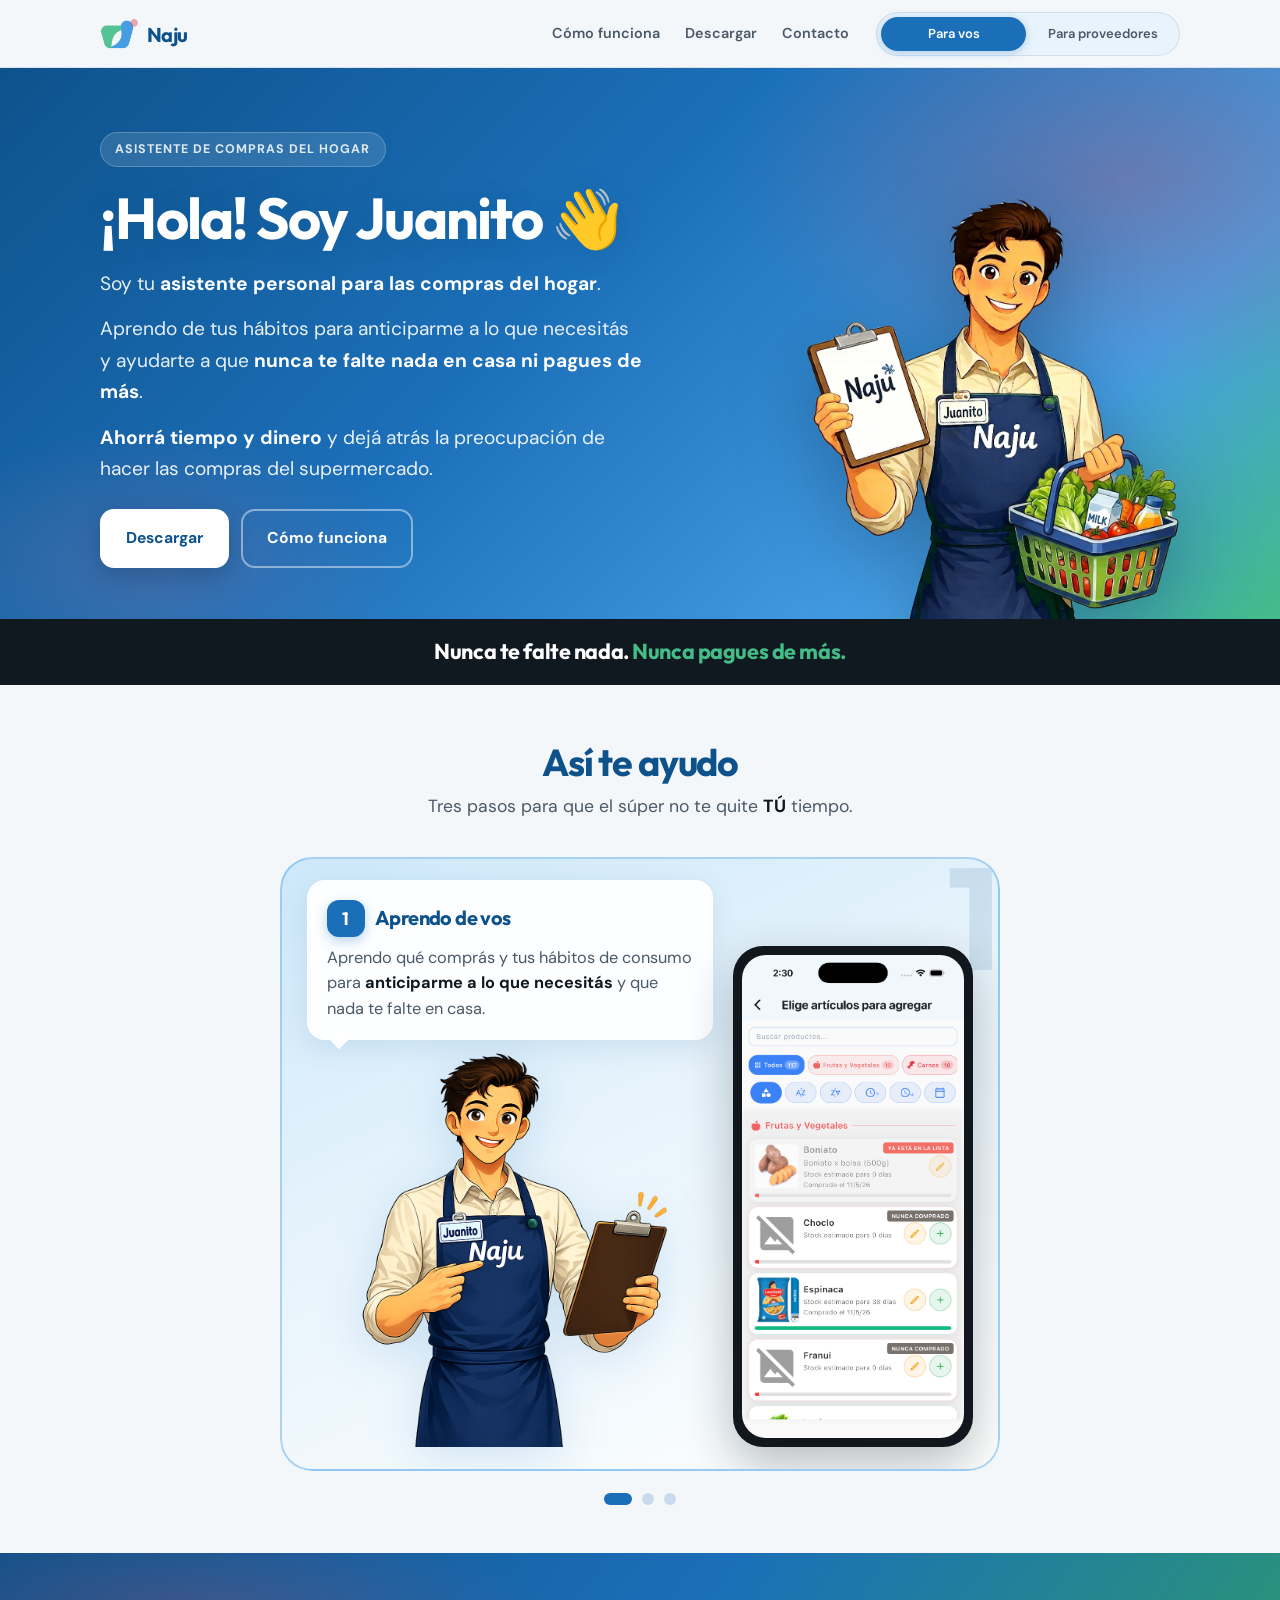
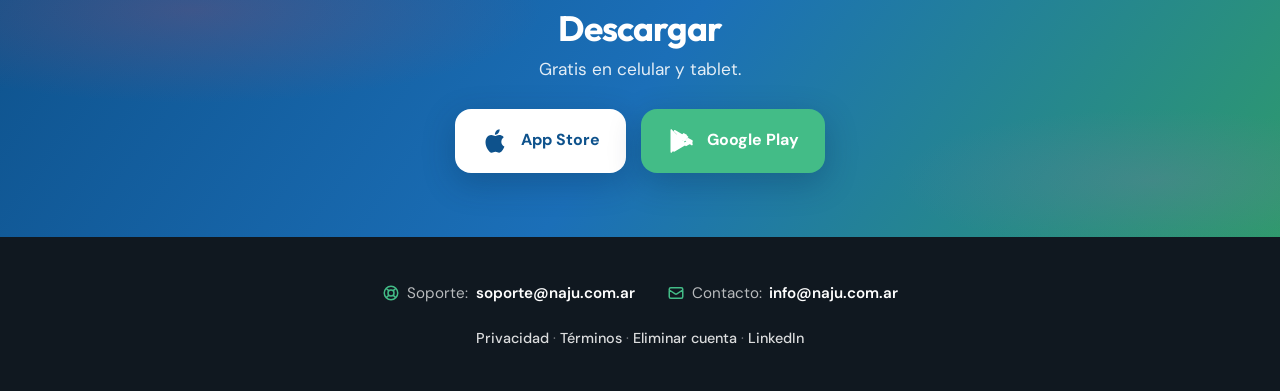
<file: index.html>
<!DOCTYPE html>
<html lang="es">
<head>
  <meta charset="utf-8">
  <meta name="viewport" content="width=device-width, initial-scale=1">
  <title>Naju — Juanito, tu asistente de compras para el hogar</title>
  <meta name="description" content="Naju es tu asistente personal de compras para el hogar. Juanito aprende de vos mientras comprás para abastecer tu hogar, ahorrarte tiempo y dinero.">
  <link rel="icon" type="image/png" href="favicon.png">
  <link rel="preconnect" href="https://fonts.googleapis.com">
  <link rel="preconnect" href="https://fonts.gstatic.com" crossorigin>
  <link href="https://fonts.googleapis.com/css2?family=DM+Sans:ital,opsz,wght@0,9..40,400;0,9..40,500;0,9..40,600;0,9..40,700;1,9..40,400&family=Outfit:wght@500;600;700&display=swap" rel="stylesheet">
  <link rel="stylesheet" href="assets/css/naju-bold.css">
</head>
<body>
  <a class="skip-link" href="#main-content">Saltar al contenido</a>

  <header class="site-header">
    <div class="site-header__inner">
      <a href="index.html" class="site-logo" aria-label="Naju inicio">
        <img src="assets/logo.png" alt="" width="38" height="38">
        <span>Naju</span>
      </a>

      <div class="site-header__end">
        <nav class="nav-primary" aria-label="Principal">
          <a href="#como-funciona">Cómo funciona</a>
          <a href="#descargar">Descargar</a>
          <a href="#contacto">Contacto</a>
        </nav>
        <nav class="nav-audience" aria-label="Audiencia">
          <a href="index.html" aria-current="page">Para vos</a>
          <a href="proveedores.html">Para proveedores</a>
        </nav>
        <button type="button" class="nav-toggle" id="nav-toggle" aria-expanded="false" aria-controls="nav-drawer" aria-label="Abrir menú">
          <span class="nav-toggle__bars" aria-hidden="true"></span>
        </button>
      </div>
    </div>

    <div class="nav-drawer" id="nav-drawer" hidden>
      <nav class="nav-audience" aria-label="Audiencia">
        <a href="index.html" aria-current="page">Para vos</a>
        <a href="proveedores.html">Para proveedores</a>
      </nav>
      <nav class="nav-primary" aria-label="Principal móvil">
        <a href="#como-funciona">Cómo funciona</a>
        <a href="#descargar">Descargar</a>
        <a href="#contacto">Contacto</a>
      </nav>
    </div>
  </header>

  <main id="main-content">
    <section class="hero" aria-labelledby="hero-title">
      <div class="wrap">
        <div class="hero-card">
          <div class="hero-card__copy">
            <span class="hero-eyebrow">Asistente de compras del hogar</span>
            <h1 id="hero-title">¡Hola! Soy Juanito 👋</h1>
            <p>Soy tu <strong>asistente personal para las compras del hogar</strong>.</p>
            <p>Aprendo de tus hábitos para anticiparme a lo que necesitás y ayudarte a que <strong>nunca te falte nada en casa ni pagues de más</strong>.</p>
            <p><strong>Ahorrá tiempo y dinero</strong> y dejá atrás la preocupación de hacer las compras del supermercado.</p>
            <div class="hero-actions">
              <a class="btn btn--primary" href="#descargar">Descargar</a>
              <a class="btn btn--ghost" href="#como-funciona">Cómo funciona</a>
            </div>
          </div>
          <div class="hero-card__figure">
            <img src="assets/images/assistant_juanito_close.png" alt="Juanito, asistente personal de compras de Naju" width="488" height="552" loading="eager">
          </div>
        </div>
      </div>
    </section>

    <aside class="statement-band" aria-label="Promesa">
      <div class="wrap">
        <p>Nunca te falte nada. <strong>Nunca pagues de más.</strong></p>
      </div>
    </aside>

    <section id="como-funciona" class="section" aria-labelledby="how-title">
      <div class="wrap wrap--narrow">
        <header class="section__header">
          <h2 id="how-title">Así te ayudo</h2>
          <p class="section__lead">Tres pasos para que el súper no te quite <strong>TÚ</strong> tiempo.</p>
        </header>

        <div class="steps-carousel-nav" aria-roledescription="carousel" aria-label="Pasos de cómo te ayudo">
          <input type="radio" name="steps-carousel" id="step-c1" checked>
          <input type="radio" name="steps-carousel" id="step-c2">
          <input type="radio" name="steps-carousel" id="step-c3">
          <div class="steps-carousel-wrap">
            <div class="steps-carousel" id="steps-carousel-el">
              <article class="step-card step-card--learn" aria-roledescription="slide" aria-label="1 de 3">
                <span class="step-card-watermark" aria-hidden="true">1</span>
                <div class="step-card-scene">
                  <div class="step-card-row step-card-row--dialog">
                    <div class="step-card-juanito">
                      <img src="assets/images/juanito-inventario.png" alt="Juanito con su lista, aprendiendo de tu hogar" width="600" height="800" loading="lazy">
                    </div>
                    <div class="step-card-bubble">
                      <div class="step-card-bubble-header">
                        <span class="step-card-num" aria-hidden="true">1</span>
                        <h3>Aprendo de vos</h3>
                      </div>
                      <p>Aprendo qué comprás y tus hábitos de consumo para <strong>anticiparme a lo que necesitás</strong> y que nada te falte en casa.</p>
                    </div>
                  </div>
                  <div class="step-card-row step-card-row--phone">
                    <div class="step-card-phone">
                      <div class="step-card-phone-inner">
                        <img src="assets/screenshots/apple/inventario.png" alt="Pantalla de Naju con stock estimado por producto" width="390" height="844" loading="lazy">
                      </div>
                    </div>
                  </div>
                </div>
              </article>

              <article class="step-card step-card--predict" aria-roledescription="slide" aria-label="2 de 3">
                <span class="step-card-watermark" aria-hidden="true">2</span>
                <div class="step-card-scene">
                  <div class="step-card-row step-card-row--dialog">
                    <div class="step-card-juanito">
                      <img src="assets/images/juanito-prediccion.png" alt="Juanito dándote un consejo sobre tu próxima compra" width="600" height="800" loading="lazy">
                    </div>
                    <div class="step-card-bubble">
                      <div class="step-card-bubble-header">
                        <span class="step-card-num" aria-hidden="true">2</span>
                        <h3>Armo tu próxima compra</h3>
                      </div>
                      <p>Me anticipo a lo que vas a necesitar y preparo tu próxima compra. <strong>Vos solo revisás y confirmás.</strong> Menos decisiones, más tiempo libre.</p>
                    </div>
                  </div>
                  <div class="step-card-row step-card-row--phone">
                    <div class="step-card-phone">
                      <div class="step-card-phone-inner">
                        <img src="assets/screenshots/apple/home.png" alt="Pantalla de inicio con sugerencias predictivas" width="390" height="844" loading="lazy">
                      </div>
                    </div>
                  </div>
                </div>
              </article>

              <article class="step-card step-card--save" aria-roledescription="slide" aria-label="3 de 3">
                <span class="step-card-watermark" aria-hidden="true">3</span>
                <div class="step-card-scene">
                  <div class="step-card-row step-card-row--dialog">
                    <div class="step-card-juanito">
                      <img src="assets/images/juanito-carrito.png" alt="Juanito presentándote tu carrito listo para confirmar" width="600" height="800" loading="lazy">
                    </div>
                    <div class="step-card-bubble">
                      <div class="step-card-bubble-header">
                        <span class="step-card-num" aria-hidden="true">3</span>
                        <h3>Ahorrás y confirmás</h3>
                      </div>
                      <p>Tu carrito ya viene listo, con descuentos y fecha de entrega. Un toque y listo! Lo encargo para que te llegue a tu casa.</p>
                    </div>
                  </div>
                  <div class="step-card-row step-card-row--phone">
                    <div class="step-card-phone">
                      <div class="step-card-phone-inner">
                        <img src="assets/screenshots/apple/carrito.png" alt="Pantalla del carrito con descuento Naju" width="390" height="844" loading="lazy">
                      </div>
                    </div>
                  </div>
                </div>
              </article>
            </div>
          </div>
          <div class="steps-carousel-dots" role="tablist" aria-label="Elegir paso">
            <label for="step-c1" role="tab" tabindex="0" aria-label="Paso 1: Aprendo de tu hogar"></label>
            <label for="step-c2" role="tab" tabindex="0" aria-label="Paso 2: Armo tu próxima compra"></label>
            <label for="step-c3" role="tab" tabindex="0" aria-label="Paso 3: Ahorrás y confirmás"></label>
          </div>
        </div>
      </div>
    </section>

    <section id="descargar" class="download-block" aria-labelledby="download-title">
      <div class="wrap">
        <h2 id="download-title">Descargar</h2>
        <p class="download-sub">Gratis en celular y tablet.</p>
        <div class="stores">
          <a href="https://apps.apple.com/ar/app/naju/id6756587156" class="store-badge apple" target="_blank" rel="noopener noreferrer" aria-label="Descargar en App Store">
            <svg viewBox="0 0 24 24" fill="currentColor" width="28" height="28" aria-hidden="true"><path d="M18.71 19.5c-.83 1.24-1.71 2.45-3.05 2.47-1.34.03-1.77-.79-3.29-.79-1.53 0-2 .77-3.27.82-1.31.05-2.3-1.32-3.14-2.53C4.25 17 2.94 12.45 4.7 9.39c.87-1.52 2.43-2.48 4.12-2.51 1.28-.02 2.5.87 3.29.87.78 0 2.26-1.07 3.81-.91.65.03 2.47.26 3.64 1.98-.09.06-2.17 1.28-2.15 3.81.03 3.02 2.65 4.03 2.68 4.04-.03.07-.42 1.44-1.38 2.83M13 3.5c.73-.83 1.94-1.46 2.94-1.5.13 1.17-.34 2.35-1.04 3.19-.69.85-1.83 1.51-2.95 1.42-.15-1.15.41-2.35 1.05-3.11z"/></svg>
            App Store
          </a>
          <a href="https://play.google.com/store/apps/details?id=com.wwideas.naju_app" class="store-badge google" target="_blank" rel="noopener noreferrer" aria-label="Descargar en Google Play">
            <svg viewBox="0 0 24 24" width="28" height="28" aria-hidden="true"><path fill="currentColor" d="M3.609 1.814L13.792 12 3.61 22.186a.996.996 0 01-.61-.92V2.734a1 1 0 01.609-.92zm10.89 10.893l2.302 2.302-10.16 5.947a.998.998 0 01-1.466-.83l-.01-14.02a1 1 0 011.467-.83l10.16 5.947zM14.205 12L5.792 3.587a.999.999 0 011.466-.83l10.163 5.948-2.302 2.302-1.914 1.095z"/><path fill="currentColor" d="M21.803 12.861l-3.199-1.828-.006-.003-3.393 1.945-1.294 1.294 2.302 2.302 3.59-2.054a1 1 0 00.4-1.656z"/><path fill="currentColor" d="M14.205 12l1.914-1.095 2.302-2.302-2.302-2.302-1.914-1.095-2.302 2.302z"/><path fill="currentColor" d="M21.803 12.861a1 1 0 00-.4-1.656l-3.59-2.054-2.302 2.302 2.302 2.302 3.59 2.054a1 1 0 00.4-1.656z"/></svg>
            Google Play
          </a>
        </div>
      </div>
    </section>
  </main>

  <footer id="contacto" class="site-footer" role="contentinfo">
    <div class="wrap">
      <div class="footer-contact">
        <div class="footer-contact-item">
          <svg xmlns="http://www.w3.org/2000/svg" width="18" height="18" fill="none" viewBox="0 0 24 24" stroke="currentColor" stroke-width="2" aria-hidden="true"><path stroke-linecap="round" stroke-linejoin="round" d="M18.364 5.636l-3.536 3.536m0 5.656l3.536 3.536M9.172 9.172L5.636 5.636m3.536 9.192l-3.536 3.536M21 12a9 9 0 11-18 0 9 9 0 0118 0zm-5 0a4 4 0 11-8 0 4 4 0 018 0z"/></svg>
          <span>Soporte:</span>
          <a href="mailto:soporte@naju.com.ar">soporte@naju.com.ar</a>
        </div>
        <div class="footer-contact-item">
          <svg xmlns="http://www.w3.org/2000/svg" width="18" height="18" fill="none" viewBox="0 0 24 24" stroke="currentColor" stroke-width="2" aria-hidden="true"><path stroke-linecap="round" stroke-linejoin="round" d="M3 8l7.89 5.26a2 2 0 002.22 0L21 8M5 19h14a2 2 0 002-2V7a2 2 0 00-2-2H5a2 2 0 00-2 2v10a2 2 0 002 2z"/></svg>
          <span>Contacto:</span>
          <a href="mailto:info@naju.com.ar">info@naju.com.ar</a>
        </div>
      </div>
      <p class="footer-links">
        <a href="privacidad.html">Privacidad</a> ·
        <a href="terminos.html">Términos</a> ·
        <a href="account-deletion.html">Eliminar cuenta</a> ·
        <a href="https://www.linkedin.com/company/naju/" target="_blank" rel="noopener noreferrer">LinkedIn</a>
      </p>
    </div>
  </footer>

  <script>
    (function () {
      /* Mobile nav */
      var toggle = document.getElementById('nav-toggle');
      var drawer = document.getElementById('nav-drawer');
      if (toggle && drawer) {
        function setOpen(open) {
          toggle.setAttribute('aria-expanded', open ? 'true' : 'false');
          toggle.setAttribute('aria-label', open ? 'Cerrar menú' : 'Abrir menú');
          drawer.classList.toggle('is-open', open);
          if (open) drawer.removeAttribute('hidden');
          else drawer.setAttribute('hidden', '');
        }
        toggle.addEventListener('click', function () {
          setOpen(toggle.getAttribute('aria-expanded') !== 'true');
        });
        drawer.querySelectorAll('a').forEach(function (a) {
          a.addEventListener('click', function () { setOpen(false); });
        });
        document.addEventListener('keydown', function (e) {
          if (e.key === 'Escape') setOpen(false);
        });
      }

      /* Carousel */
      var carousel = document.getElementById('steps-carousel-el');
      var inputs = document.querySelectorAll('.steps-carousel-nav input[name="steps-carousel"]');
      if (!carousel || !inputs.length) return;

      var total = inputs.length;
      var autoTimer = null;
      var AUTO_MS = 6000;
      var reduceMotion = window.matchMedia('(prefers-reduced-motion: reduce)').matches;

      function scrollToSlide(i) {
        var index = ((i % total) + total) % total;
        carousel.scrollTo({ left: carousel.offsetWidth * index, behavior: reduceMotion ? 'auto' : 'smooth' });
        if (inputs[index]) inputs[index].checked = true;
      }

      function currentIndex() {
        return Math.round(carousel.scrollLeft / Math.max(carousel.offsetWidth, 1));
      }

      function resetAuto() {
        if (autoTimer) clearInterval(autoTimer);
        if (reduceMotion) return;
        autoTimer = setInterval(function () {
          scrollToSlide(currentIndex() + 1);
        }, AUTO_MS);
      }

      inputs.forEach(function (inp, i) {
        inp.addEventListener('change', function () {
          scrollToSlide(i);
          resetAuto();
        });
      });

      document.querySelectorAll('.steps-carousel-dots label').forEach(function (lab) {
        lab.addEventListener('keydown', function (e) {
          if (e.key === 'Enter' || e.key === ' ') {
            e.preventDefault();
            lab.click();
          }
        });
      });

      carousel.addEventListener('scroll', function () {
        var index = currentIndex();
        if (inputs[index]) inputs[index].checked = true;
      }, { passive: true });

      resetAuto();
    })();
  </script>
</body>
</html>
</file>
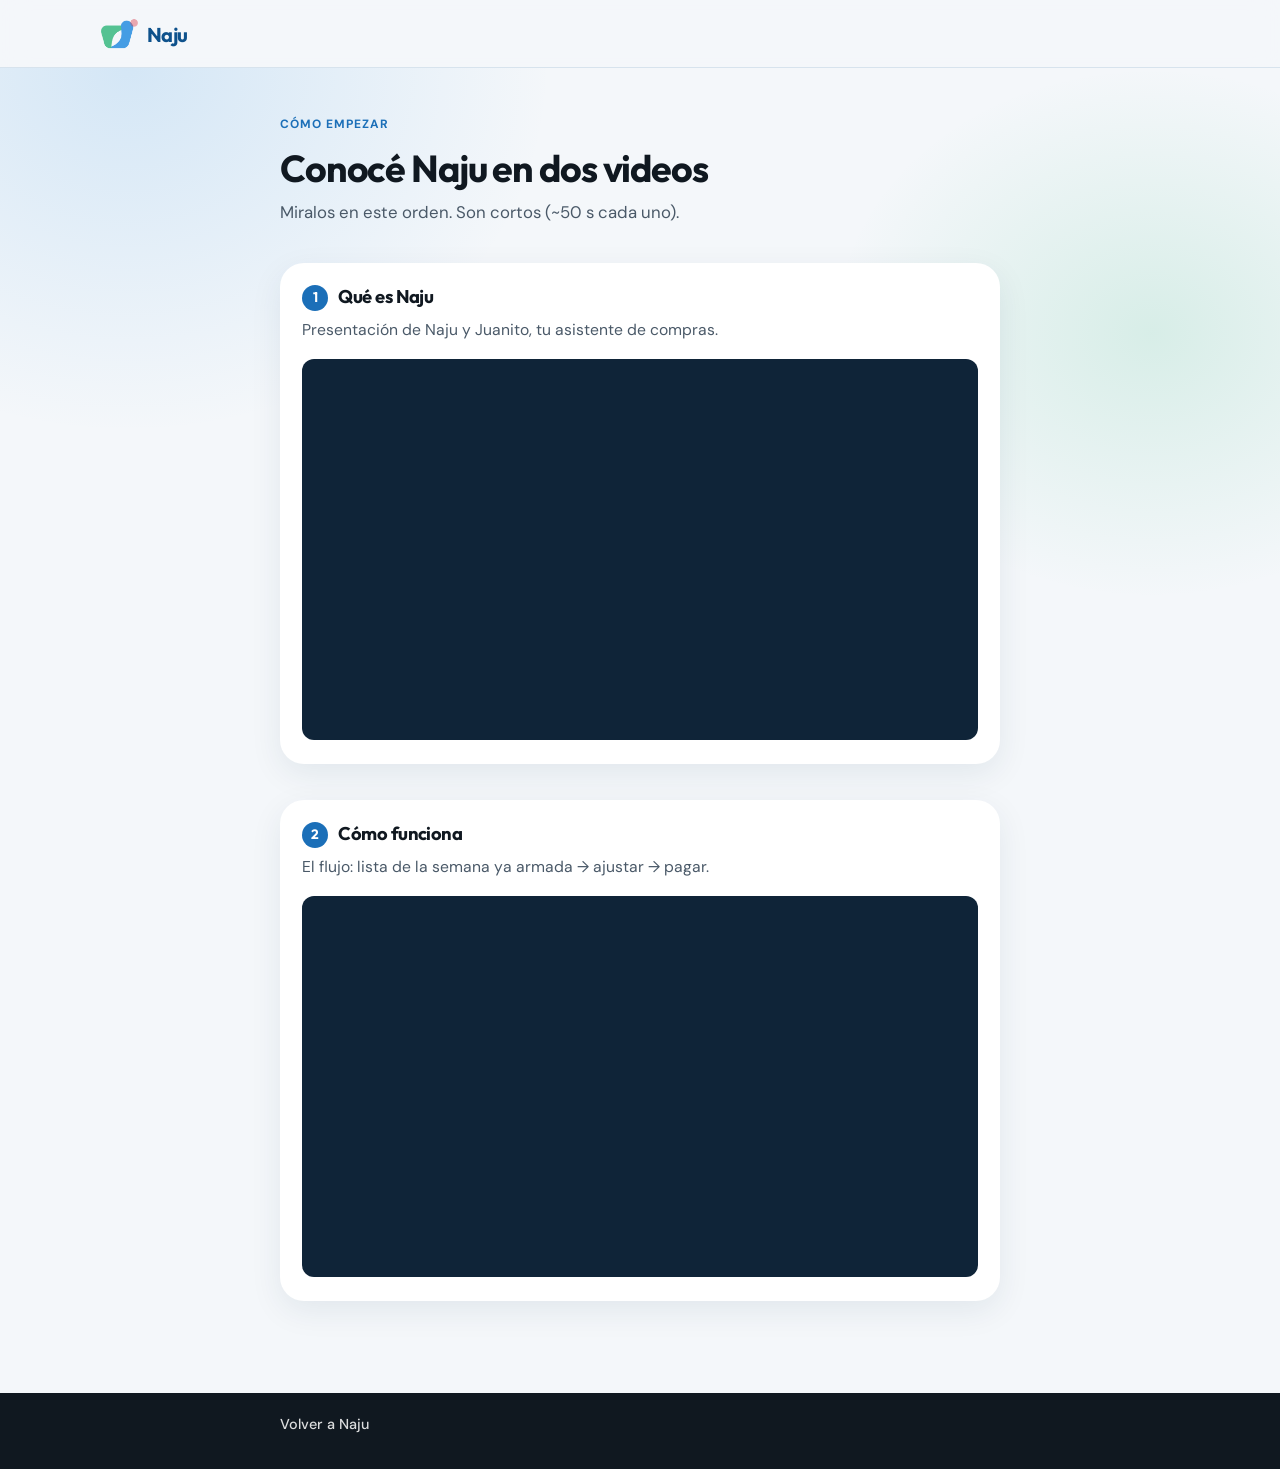
<file: empezar.html>
<!DOCTYPE html>
<html lang="es">
<head>
  <meta charset="utf-8">
  <meta name="viewport" content="width=device-width, initial-scale=1">
  <title>Cómo empezar · Naju</title>
  <meta name="robots" content="noindex, nofollow, noarchive">
  <meta name="description" content="">
  <link rel="icon" type="image/png" href="favicon.png">
  <link rel="preconnect" href="https://fonts.googleapis.com">
  <link rel="preconnect" href="https://fonts.gstatic.com" crossorigin>
  <link href="https://fonts.googleapis.com/css2?family=DM+Sans:ital,opsz,wght@0,9..40,400;0,9..40,500;0,9..40,600;0,9..40,700&family=Outfit:wght@500;600;700&display=swap" rel="stylesheet">
  <link rel="stylesheet" href="assets/css/naju-bold.css">
</head>
<body class="videos-page">
  <a class="skip-link" href="#main-content">Saltar al contenido</a>

  <header class="site-header site-header--minimal">
    <div class="site-header__inner">
      <a href="index.html" class="site-logo" aria-label="Naju inicio">
        <img src="assets/logo.png" alt="" width="38" height="38">
        <span>Naju</span>
      </a>
    </div>
  </header>

  <main id="main-content">
    <section class="videos-hero" aria-labelledby="videos-title">
      <div class="wrap wrap--narrow">
        <p class="videos-kicker">Cómo empezar</p>
        <h1 id="videos-title">Conocé Naju en dos videos</h1>
        <p class="videos-lead">Miralos en este orden. Son cortos (~50&nbsp;s cada uno).</p>

        <article class="video-block" id="video-1">
          <h2><span class="video-block__step">1</span> Qué es Naju</h2>
          <p>Presentación de Naju y Juanito, tu asistente de compras.</p>
          <div class="video-frame">
            <iframe
              src="https://www.youtube-nocookie.com/embed/I2FGaRLtpEU?rel=0&modestbranding=1&playsinline=1"
              title="Qué es Naju — presentación"
              allow="accelerometer; autoplay; clipboard-write; encrypted-media; gyroscope; picture-in-picture; web-share"
              allowfullscreen
              loading="lazy"
              referrerpolicy="strict-origin-when-cross-origin"></iframe>
          </div>
        </article>

        <article class="video-block" id="video-2">
          <h2><span class="video-block__step">2</span> Cómo funciona</h2>
          <p>El flujo: lista de la semana ya armada → ajustar → pagar.</p>
          <div class="video-frame">
            <iframe
              src="https://www.youtube-nocookie.com/embed/FqfZSRZktyY?rel=0&modestbranding=1&playsinline=1"
              title="Cómo funciona Naju"
              allow="accelerometer; autoplay; clipboard-write; encrypted-media; gyroscope; picture-in-picture; web-share"
              allowfullscreen
              loading="lazy"
              referrerpolicy="strict-origin-when-cross-origin"></iframe>
          </div>
        </article>
      </div>
    </section>
  </main>

  <footer class="site-footer site-footer--minimal" role="contentinfo">
    <div class="wrap wrap--narrow">
      <p class="footer-links"><a href="index.html">Volver a Naju</a></p>
    </div>
  </footer>
</body>
</html>
</file>
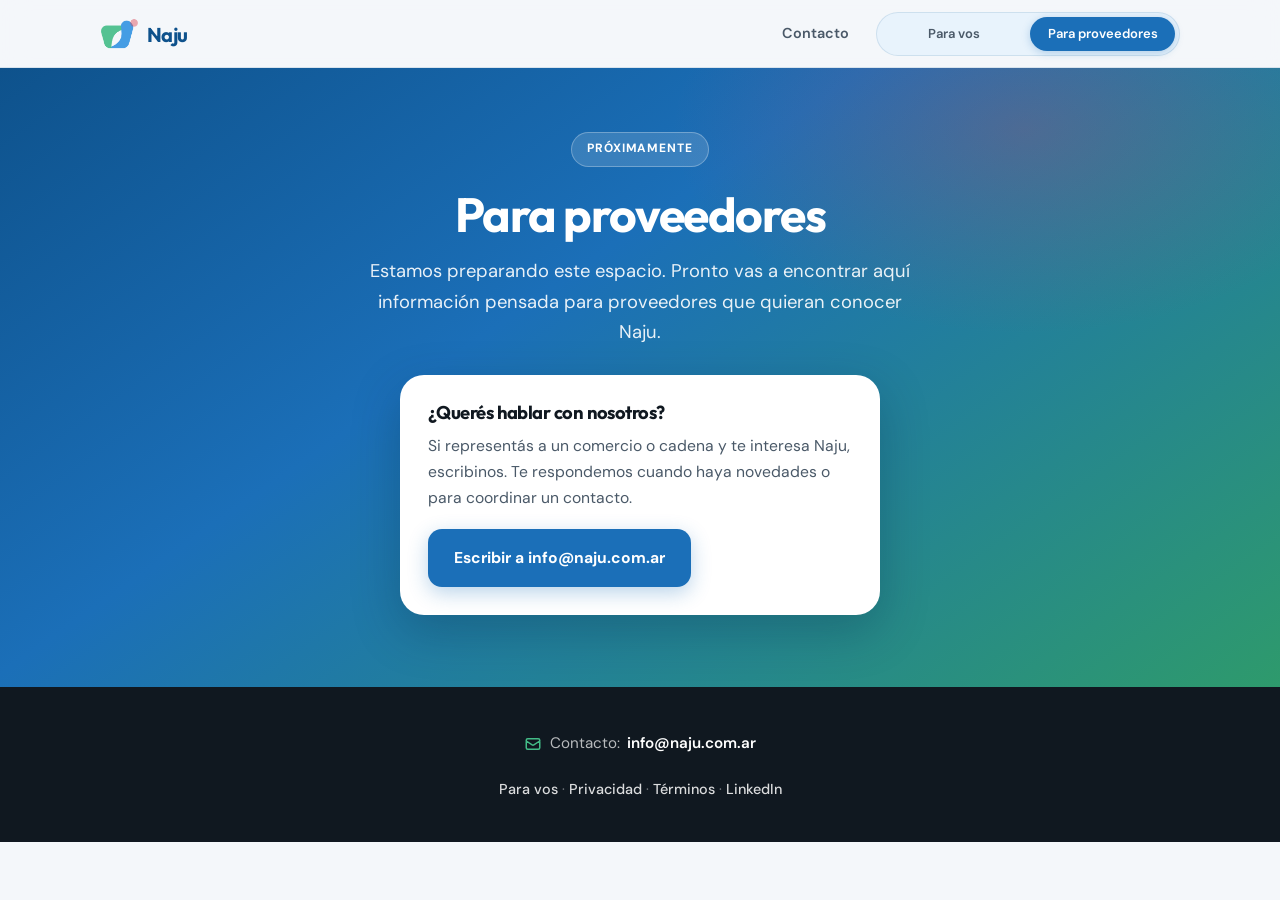
<file: proveedores.html>
<!DOCTYPE html>
<html lang="es">
<head>
  <meta charset="utf-8">
  <meta name="viewport" content="width=device-width, initial-scale=1">
  <title>Para proveedores · Naju</title>
  <meta name="description" content="Información para proveedores de Naju. Próximamente.">
  <link rel="icon" type="image/png" href="favicon.png">
  <link rel="preconnect" href="https://fonts.googleapis.com">
  <link rel="preconnect" href="https://fonts.gstatic.com" crossorigin>
  <link href="https://fonts.googleapis.com/css2?family=DM+Sans:ital,opsz,wght@0,9..40,400;0,9..40,500;0,9..40,600;0,9..40,700&family=Outfit:wght@500;600;700&display=swap" rel="stylesheet">
  <link rel="stylesheet" href="assets/css/naju-bold.css">
</head>
<body>
  <a class="skip-link" href="#main-content">Saltar al contenido</a>

  <header class="site-header">
    <div class="site-header__inner">
      <a href="index.html" class="site-logo" aria-label="Naju inicio">
        <img src="assets/logo.png" alt="" width="38" height="38">
        <span>Naju</span>
      </a>

      <div class="site-header__end">
        <nav class="nav-primary" aria-label="Principal">
          <a href="#contacto">Contacto</a>
        </nav>
        <nav class="nav-audience" aria-label="Audiencia">
          <a href="index.html">Para vos</a>
          <a href="proveedores.html" aria-current="page">Para proveedores</a>
        </nav>
        <button type="button" class="nav-toggle" id="nav-toggle" aria-expanded="false" aria-controls="nav-drawer" aria-label="Abrir menú">
          <span class="nav-toggle__bars" aria-hidden="true"></span>
        </button>
      </div>
    </div>

    <div class="nav-drawer" id="nav-drawer" hidden>
      <nav class="nav-audience" aria-label="Audiencia">
        <a href="index.html">Para vos</a>
        <a href="proveedores.html" aria-current="page">Para proveedores</a>
      </nav>
      <nav class="nav-primary" aria-label="Principal móvil">
        <a href="#contacto">Contacto</a>
      </nav>
    </div>
  </header>

  <main id="main-content">
    <section class="placeholder-hero" aria-labelledby="prov-title">
      <div class="wrap">
        <span class="placeholder-hero__badge">Próximamente</span>
        <h1 id="prov-title">Para proveedores</h1>
        <p>Estamos preparando este espacio. Pronto vas a encontrar aquí información pensada para proveedores que quieran conocer Naju.</p>

        <div class="placeholder-card">
          <h2>¿Querés hablar con nosotros?</h2>
          <p>Si representás a un comercio o cadena y te interesa Naju, escribinos. Te respondemos cuando haya novedades o para coordinar un contacto.</p>
          <a class="btn btn--primary" href="mailto:info@naju.com.ar">Escribir a info@naju.com.ar</a>
        </div>
      </div>
    </section>
  </main>

  <footer id="contacto" class="site-footer" role="contentinfo">
    <div class="wrap">
      <div class="footer-contact">
        <div class="footer-contact-item">
          <svg xmlns="http://www.w3.org/2000/svg" width="18" height="18" fill="none" viewBox="0 0 24 24" stroke="currentColor" stroke-width="2" aria-hidden="true"><path stroke-linecap="round" stroke-linejoin="round" d="M3 8l7.89 5.26a2 2 0 002.22 0L21 8M5 19h14a2 2 0 002-2V7a2 2 0 00-2-2H5a2 2 0 00-2 2v10a2 2 0 002 2z"/></svg>
          <span>Contacto:</span>
          <a href="mailto:info@naju.com.ar">info@naju.com.ar</a>
        </div>
      </div>
      <p class="footer-links">
        <a href="index.html">Para vos</a> ·
        <a href="privacidad.html">Privacidad</a> ·
        <a href="terminos.html">Términos</a> ·
        <a href="https://www.linkedin.com/company/naju/" target="_blank" rel="noopener noreferrer">LinkedIn</a>
      </p>
    </div>
  </footer>

  <script>
    (function () {
      var toggle = document.getElementById('nav-toggle');
      var drawer = document.getElementById('nav-drawer');
      if (!toggle || !drawer) return;
      function setOpen(open) {
        toggle.setAttribute('aria-expanded', open ? 'true' : 'false');
        toggle.setAttribute('aria-label', open ? 'Cerrar menú' : 'Abrir menú');
        drawer.classList.toggle('is-open', open);
        if (open) drawer.removeAttribute('hidden');
        else drawer.setAttribute('hidden', '');
      }
      toggle.addEventListener('click', function () {
        setOpen(toggle.getAttribute('aria-expanded') !== 'true');
      });
      drawer.querySelectorAll('a').forEach(function (a) {
        a.addEventListener('click', function () { setOpen(false); });
      });
      document.addEventListener('keydown', function (e) {
        if (e.key === 'Escape') setOpen(false);
      });
    })();
  </script>
</body>
</html>
</file>
<file: assets/css/naju-bold.css>
/* Naju BOLD variant — same logo palette, stronger personality */
:root {
  --naju-blue: #459DE4;
  --naju-blue-dark: #1B6FB8;
  --naju-blue-deeper: #0E528C;
  --naju-teal: #43BC87;
  --naju-teal-dark: #2E9A6C;
  --naju-pink: #D74554;
  --naju-pink-soft: #FDF0F1;
  --naju-lavender: #8775A3;

  --bg: #F4F7FA;
  --bg-elevated: #FFFFFF;
  --surface-soft: #E8F3FC;
  --surface-teal: #E6F7EF;
  --surface-pink: #FBEAED;
  --surface-lavender: #F0ECF5;
  --border: rgba(14, 82, 140, 0.12);
  --border-strong: rgba(14, 82, 140, 0.22);
  --text: #101820;
  --text-muted: #4A5968;
  --text-on-brand: #FFFFFF;

  --radius: 16px;
  --radius-lg: 24px;
  --radius-xl: 32px;
  --shadow: 0 8px 28px rgba(14, 82, 140, 0.10);
  --shadow-md: 0 16px 48px rgba(14, 82, 140, 0.14);
  --shadow-hover: 0 20px 52px rgba(14, 82, 140, 0.18);
  --header-h: 68px;
  --wrap: 1120px;
  --wrap-narrow: 760px;
  --font-sans: 'DM Sans', system-ui, -apple-system, sans-serif;
  --font-display: 'Outfit', 'DM Sans', system-ui, sans-serif;
  --focus: 0 0 0 3px rgba(69, 157, 228, 0.5);
  --ease: cubic-bezier(0.22, 1, 0.36, 1);
}

*, *::before, *::after { box-sizing: border-box; }

html {
  scroll-behavior: smooth;
  scroll-padding-top: calc(var(--header-h) + 12px);
}

body {
  margin: 0;
  font-family: var(--font-sans);
  font-size: 1.0625rem;
  line-height: 1.65;
  color: var(--text);
  background: var(--bg);
  -webkit-font-smoothing: antialiased;
  -moz-osx-font-smoothing: grayscale;
}

img { max-width: 100%; height: auto; display: block; }

h1, h2, h3, h4 {
  font-family: var(--font-display);
  font-weight: 700;
  line-height: 1.12;
  letter-spacing: -0.03em;
  color: var(--text);
  margin: 0;
}

p { margin: 0 0 1rem; }
p:last-child { margin-bottom: 0; }

a {
  color: var(--naju-blue-dark);
  text-decoration-thickness: 1.5px;
  text-underline-offset: 3px;
}
a:hover { color: var(--naju-blue-deeper); }
a:focus-visible {
  outline: none;
  box-shadow: var(--focus);
  border-radius: 4px;
}

.skip-link {
  position: absolute;
  left: -9999px;
  top: 0;
  z-index: 200;
  padding: 0.75rem 1.25rem;
  background: var(--naju-blue-dark);
  color: var(--text-on-brand);
  font-weight: 600;
  text-decoration: none;
  border-radius: 0 0 8px 0;
}
.skip-link:focus { left: 0; box-shadow: none; }

.wrap {
  width: 100%;
  max-width: var(--wrap);
  margin: 0 auto;
  padding: 0 1.25rem;
}
.wrap--narrow { max-width: var(--wrap-narrow); }

/* ========== Header ========== */
.site-header {
  position: sticky;
  top: 0;
  z-index: 100;
  height: var(--header-h);
  background: rgba(244, 247, 250, 0.9);
  backdrop-filter: blur(14px);
  -webkit-backdrop-filter: blur(14px);
  border-bottom: 1px solid var(--border);
}

.site-header__inner {
  display: flex;
  align-items: center;
  justify-content: space-between;
  gap: 1rem;
  height: var(--header-h);
  max-width: var(--wrap);
  margin: 0 auto;
  padding: 0 1.25rem;
}

.site-logo {
  display: inline-flex;
  align-items: center;
  gap: 0.55rem;
  text-decoration: none;
  color: var(--naju-blue-deeper);
  font-family: var(--font-display);
  font-weight: 700;
  font-size: 1.25rem;
  letter-spacing: -0.03em;
  flex-shrink: 0;
}
.site-logo img {
  width: 38px;
  height: 38px;
  object-fit: contain;
}
.site-logo:hover { color: var(--naju-blue-dark); }
.site-logo:focus-visible {
  outline: none;
  box-shadow: var(--focus);
  border-radius: 8px;
}

/* Two equal segments sized for the longer audience label. */
.nav-audience {
  display: none;
  align-items: center;
  width: 19rem;
  gap: 0.25rem;
  padding: 0.25rem;
  background: var(--surface-soft);
  border-radius: 999px;
  border: 1px solid var(--border);
}
.nav-audience a {
  flex: 1 1 0;
  min-width: 0;
  text-align: center;
  white-space: nowrap;
  font-size: 0.8125rem;
  font-weight: 600;
  text-decoration: none;
  color: var(--text-muted);
  padding: 0.42rem 0.85rem;
  border-radius: 999px;
  transition: background 0.2s var(--ease), color 0.2s var(--ease), transform 0.2s var(--ease);
}
.nav-audience a:hover {
  color: var(--naju-blue-dark);
  background: rgba(69, 157, 228, 0.14);
}
.nav-audience a[aria-current="page"] {
  background: var(--naju-blue-dark);
  color: var(--text-on-brand);
  box-shadow: 0 2px 8px rgba(27, 111, 184, 0.28);
}
.nav-audience a:focus-visible {
  outline: none;
  box-shadow: var(--focus);
}

.nav-primary {
  display: none;
  align-items: center;
  gap: 0.15rem;
}
.nav-primary a {
  color: var(--text-muted);
  text-decoration: none;
  font-weight: 600;
  font-size: 0.9rem;
  padding: 0.45rem 0.7rem;
  border-radius: 8px;
  transition: color 0.15s, background 0.15s;
}
.nav-primary a:hover {
  color: var(--naju-blue-dark);
  background: rgba(69, 157, 228, 0.1);
}
.nav-primary a:focus-visible {
  outline: none;
  box-shadow: var(--focus);
}

.nav-toggle {
  display: inline-flex;
  align-items: center;
  justify-content: center;
  width: 44px;
  height: 44px;
  margin-right: -0.5rem;
  border: none;
  background: transparent;
  border-radius: 10px;
  cursor: pointer;
  color: var(--text);
}
.nav-toggle:hover { background: rgba(69, 157, 228, 0.1); }
.nav-toggle:focus-visible {
  outline: none;
  box-shadow: var(--focus);
}
.nav-toggle__bars {
  display: block;
  width: 20px;
  height: 2px;
  background: currentColor;
  border-radius: 1px;
  position: relative;
  transition: background 0.2s;
}
.nav-toggle__bars::before,
.nav-toggle__bars::after {
  content: '';
  position: absolute;
  left: 0;
  width: 20px;
  height: 2px;
  background: currentColor;
  border-radius: 1px;
  transition: transform 0.2s, top 0.2s;
}
.nav-toggle__bars::before { top: -6px; }
.nav-toggle__bars::after { top: 6px; }
.nav-toggle[aria-expanded="true"] .nav-toggle__bars { background: transparent; }
.nav-toggle[aria-expanded="true"] .nav-toggle__bars::before {
  top: 0;
  transform: rotate(45deg);
}
.nav-toggle[aria-expanded="true"] .nav-toggle__bars::after {
  top: 0;
  transform: rotate(-45deg);
}

.nav-drawer {
  display: none;
  position: absolute;
  top: var(--header-h);
  left: 0;
  right: 0;
  background: var(--bg-elevated);
  border-bottom: 1px solid var(--border);
  box-shadow: var(--shadow-md);
  padding: 1rem 1.25rem 1.25rem;
}
.nav-drawer.is-open { display: block; }
.nav-drawer .nav-audience {
  display: flex;
  width: 100%;
  justify-content: stretch;
  margin-bottom: 0.75rem;
}
.nav-drawer .nav-audience a {
  flex: 1 1 0;
  min-width: 0;
  text-align: center;
}
.nav-drawer .nav-primary {
  display: flex;
  flex-direction: column;
  gap: 0.15rem;
}
.nav-drawer .nav-primary a {
  padding: 0.75rem 0.85rem;
  font-size: 1rem;
}
.site-header__end {
  display: flex;
  align-items: center;
  gap: 0.5rem;
}

@media (min-width: 860px) {
  .nav-audience { display: inline-flex; }
  .nav-primary { display: flex; }
  .nav-toggle { display: none; }
  .nav-drawer { display: none !important; }
  .site-header__inner { gap: 1.5rem; }
  .site-header__end {
    display: flex;
    align-items: center;
    gap: 1rem;
    margin-left: auto;
  }
}

/* ========== Hero — bold asymmetric ========== */
.hero {
  position: relative;
  padding: 0;
  overflow: hidden;
  background:
    linear-gradient(135deg, #0E528C 0%, #1B6FB8 42%, #459DE4 78%, #43BC87 100%);
  color: var(--text-on-brand);
}

.hero::before {
  content: '';
  position: absolute;
  inset: 0;
  background:
    radial-gradient(ellipse 55% 70% at 88% 20%, rgba(215, 69, 84, 0.28), transparent 55%),
    radial-gradient(ellipse 40% 50% at 12% 90%, rgba(135, 117, 163, 0.35), transparent 50%);
  pointer-events: none;
}

.hero .wrap {
  position: relative;
  z-index: 1;
  padding-top: 2.25rem;
  padding-bottom: 0;
}

.hero-card {
  display: flex;
  flex-direction: column;
  align-items: stretch;
  gap: 0;
  background: transparent;
  border: none;
  box-shadow: none;
  overflow: visible;
  padding: 0;
}

.hero-card__copy {
  padding: 0 0 1.5rem;
  order: 1;
}
.hero-card__copy h1 {
  font-size: clamp(2.15rem, 8vw, 3.6rem);
  margin: 0 0 1.1rem;
  color: #fff;
  text-shadow: 0 2px 24px rgba(14, 82, 140, 0.25);
}
.hero-card__copy p {
  font-size: clamp(1.05rem, 2.4vw, 1.2rem);
  color: rgba(255, 255, 255, 0.9);
  margin-bottom: 0.85rem;
  max-width: 34rem;
}
.hero-card__copy strong {
  color: #fff;
  font-weight: 700;
}

.hero-eyebrow {
  display: inline-flex;
  align-items: center;
  gap: 0.45rem;
  font-size: 0.78rem;
  font-weight: 700;
  letter-spacing: 0.08em;
  text-transform: uppercase;
  color: rgba(255, 255, 255, 0.85);
  background: rgba(255, 255, 255, 0.12);
  border: 1px solid rgba(255, 255, 255, 0.22);
  padding: 0.4rem 0.9rem;
  border-radius: 999px;
  margin-bottom: 1.15rem;
  backdrop-filter: blur(8px);
}

.hero-actions {
  display: flex;
  flex-wrap: wrap;
  gap: 0.75rem;
  margin-top: 1.5rem;
}

.hero-card__figure {
  order: 2;
  align-self: center;
  width: min(280px, 70vw);
  margin: 0.5rem auto 0;
  line-height: 0;
  filter: drop-shadow(0 18px 40px rgba(8, 40, 70, 0.35));
}
.hero-card__figure img {
  width: 100%;
  object-fit: contain;
  object-position: bottom center;
}

.btn {
  display: inline-flex;
  align-items: center;
  justify-content: center;
  gap: 0.5rem;
  padding: 0.9rem 1.5rem;
  font-family: var(--font-sans);
  font-size: 0.98rem;
  font-weight: 700;
  text-decoration: none;
  border-radius: 14px;
  border: 2px solid transparent;
  cursor: pointer;
  transition: transform 0.2s var(--ease), box-shadow 0.2s var(--ease), background 0.2s, border-color 0.2s, color 0.2s;
}
.btn:focus-visible {
  outline: none;
  box-shadow: 0 0 0 3px rgba(255, 255, 255, 0.55);
}
.btn--primary {
  background: #fff;
  color: var(--naju-blue-deeper);
  box-shadow: 0 8px 24px rgba(8, 40, 70, 0.28);
}
.btn--primary:hover {
  background: #fff;
  color: var(--naju-blue-dark);
  transform: translateY(-2px);
  box-shadow: 0 12px 32px rgba(8, 40, 70, 0.35);
}
.btn--ghost {
  background: transparent;
  color: #fff;
  border-color: rgba(255, 255, 255, 0.45);
}
.btn--ghost:hover {
  background: rgba(255, 255, 255, 0.14);
  color: #fff;
  border-color: #fff;
  transform: translateY(-2px);
}
.btn--solid-blue {
  background: var(--naju-blue-dark);
  color: #fff;
  box-shadow: 0 6px 20px rgba(27, 111, 184, 0.35);
}
.btn--solid-blue:hover {
  background: var(--naju-blue-deeper);
  color: #fff;
  transform: translateY(-2px);
}
.btn--solid-teal {
  background: var(--naju-teal-dark);
  color: #fff;
  box-shadow: 0 6px 20px rgba(46, 154, 108, 0.35);
}
.btn--solid-teal:hover {
  background: #247A55;
  color: #fff;
  transform: translateY(-2px);
}

@media (min-width: 760px) {
  .hero .wrap { padding-top: 3rem; }
  .hero-card {
    flex-direction: row;
    align-items: flex-end;
    gap: 1.5rem;
    min-height: 420px;
  }
  .hero-card__copy {
    flex: 1.15;
    order: 1;
    padding: 1rem 0 3.25rem;
    align-self: center;
  }
  .hero-card__figure {
    order: 2;
    width: 42%;
    max-width: 380px;
    margin: 0;
    align-self: flex-end;
  }
}

/* Statement band */
.statement-band {
  position: relative;
  z-index: 2;
  margin-top: -1px;
  background: var(--text);
  color: #fff;
  padding: 1.15rem 0;
  text-align: center;
}
.statement-band p {
  margin: 0;
  font-family: var(--font-display);
  font-weight: 700;
  font-size: clamp(1rem, 2.8vw, 1.35rem);
  letter-spacing: -0.02em;
  line-height: 1.35;
}
.statement-band strong {
  color: var(--naju-teal);
}

/* ========== Sections ========== */
.section {
  padding: 3.5rem 0 3rem;
}
.section__header {
  text-align: center;
  max-width: 38rem;
  margin: 0 auto 2.25rem;
}
.section__header h2 {
  font-size: clamp(1.7rem, 4.5vw, 2.35rem);
  color: var(--naju-blue-deeper);
  margin-bottom: 0.55rem;
}
.section__lead {
  color: var(--text-muted);
  font-size: 1.1rem;
  margin: 0;
}
.section__lead strong { color: var(--text); }

/* ========== Carousel / Step cards ========== */
.steps-carousel-nav { position: relative; }
.steps-carousel-nav > input { position: absolute; opacity: 0; pointer-events: none; }

.steps-carousel-wrap {
  overflow: hidden;
  border-radius: var(--radius-xl);
}

.steps-carousel {
  display: flex;
  overflow-x: auto;
  scroll-snap-type: x mandatory;
  scroll-behavior: smooth;
  -webkit-overflow-scrolling: touch;
  scrollbar-width: none;
}
.steps-carousel::-webkit-scrollbar { display: none; }

.steps-carousel .step-card {
  flex: 0 0 100%;
  scroll-snap-align: start;
  scroll-snap-stop: always;
  padding: 0 0.15rem;
}

.step-card {
  position: relative;
  border-radius: var(--radius-xl);
  border: 2px solid transparent;
  overflow: hidden;
  background: var(--bg-elevated);
  transition: transform 0.25s var(--ease), box-shadow 0.25s var(--ease);
}
.step-card:hover {
  transform: translateY(-4px);
  box-shadow: var(--shadow-hover);
}

.step-card--learn {
  background: linear-gradient(155deg, #CDE8FA 0%, #E8F4FC 45%, #FFFFFF 100%);
  border-color: rgba(69, 157, 228, 0.45);
}
.step-card--predict {
  background: linear-gradient(155deg, #F8D4D8 0%, #FDF0F1 45%, #FFFFFF 100%);
  border-color: rgba(215, 69, 84, 0.35);
}
.step-card--save {
  background: linear-gradient(155deg, #C8F0DC 0%, #ECF9F3 45%, #FFFFFF 100%);
  border-color: rgba(67, 188, 135, 0.45);
}

.step-card-scene {
  position: relative;
  display: flex;
  flex-direction: column;
  gap: 0.75rem;
  padding: 1.15rem 1rem 1.25rem;
  min-height: clamp(460px, 100vw, 580px);
  z-index: 1;
}

.step-card-watermark {
  position: absolute;
  top: -0.15rem;
  right: 0.35rem;
  font-family: var(--font-display);
  font-size: clamp(5.5rem, 22vw, 9rem);
  font-weight: 700;
  line-height: 0.85;
  letter-spacing: -0.06em;
  opacity: 0.12;
  pointer-events: none;
  z-index: 0;
  user-select: none;
}
.step-card--learn .step-card-watermark { color: var(--naju-blue-deeper); }
.step-card--predict .step-card-watermark { color: #9B2E3A; }
.step-card--save .step-card-watermark { color: var(--naju-teal-dark); }

.step-card-row--dialog {
  display: flex;
  flex-direction: column;
  flex: 1 1 auto;
  gap: 0.4rem;
  min-height: 0;
  position: relative;
  z-index: 1;
}

.step-card-bubble {
  order: 1;
  position: relative;
  margin: 0;
  padding: 1.15rem 1.2rem;
  background: rgba(255, 255, 255, 0.92);
  border-radius: 18px;
  box-shadow: var(--shadow);
  border: 1px solid rgba(255, 255, 255, 0.8);
  text-align: left;
  backdrop-filter: blur(6px);
}
.step-card-bubble::before {
  content: '';
  position: absolute;
  left: 1.5rem;
  bottom: -7px;
  width: 14px;
  height: 14px;
  background: rgba(255, 255, 255, 0.92);
  border-right: 1px solid rgba(255, 255, 255, 0.8);
  border-bottom: 1px solid rgba(255, 255, 255, 0.8);
  transform: rotate(45deg);
}

.step-card-juanito {
  order: 2;
  flex: 1 1 auto;
  display: flex;
  align-items: flex-end;
  justify-content: center;
  min-height: 190px;
  line-height: 0;
  pointer-events: none;
}
.step-card-juanito img {
  width: auto;
  max-width: 100%;
  height: 100%;
  max-height: min(320px, 40vh);
  min-height: 180px;
  object-fit: contain;
  object-position: bottom center;
  filter: drop-shadow(0 10px 24px rgba(27, 111, 184, 0.16));
}

.step-card-bubble-header {
  display: flex;
  align-items: center;
  gap: 0.65rem;
  margin-bottom: 0.5rem;
}

.step-card-num {
  display: inline-flex;
  align-items: center;
  justify-content: center;
  width: 2.35rem;
  height: 2.35rem;
  flex-shrink: 0;
  border-radius: 12px;
  background: var(--naju-blue-dark);
  color: #fff;
  font-family: var(--font-display);
  font-size: 1.1rem;
  font-weight: 700;
  box-shadow: 0 4px 12px rgba(27, 111, 184, 0.3);
}
.step-card--predict .step-card-num {
  background: var(--naju-pink);
  box-shadow: 0 4px 12px rgba(215, 69, 84, 0.3);
}
.step-card--save .step-card-num {
  background: var(--naju-teal-dark);
  box-shadow: 0 4px 12px rgba(46, 154, 108, 0.3);
}

.step-card-bubble h3 {
  margin: 0;
  font-size: 1.25rem;
  color: var(--naju-blue-deeper);
}
.step-card--predict .step-card-bubble h3 { color: #9B2E3A; }
.step-card--save .step-card-bubble h3 { color: var(--naju-teal-dark); }

.step-card-bubble p {
  margin: 0;
  font-size: 0.95rem;
  line-height: 1.55;
  color: var(--text-muted);
}
.step-card-bubble strong { color: var(--text); }

.step-card-row--phone {
  flex: 0 0 auto;
  display: flex;
  justify-content: center;
  position: relative;
  z-index: 1;
}

.step-card-phone {
  width: min(100%, 300px);
  margin: 0;
  padding: 0.55rem;
  background: #12171d;
  border-radius: 30px;
  box-shadow: 0 18px 48px rgba(16, 24, 32, 0.28);
  transition: transform 0.25s var(--ease);
}
.step-card:hover .step-card-phone {
  transform: translateY(-3px);
}
.step-card-phone-inner {
  border-radius: 24px;
  overflow: hidden;
  background: #fff;
  line-height: 0;
}
.step-card-phone-inner img {
  width: 100%;
  height: auto;
}

.steps-carousel-dots {
  display: flex;
  justify-content: center;
  gap: 0.6rem;
  margin-top: 1.35rem;
}
.steps-carousel-dots label {
  width: 12px;
  height: 12px;
  border-radius: 50%;
  background: rgba(27, 111, 184, 0.2);
  cursor: pointer;
  transition: background 0.2s, transform 0.2s var(--ease), width 0.2s var(--ease), border-radius 0.2s;
}
.steps-carousel-dots label:hover { background: var(--naju-blue); }
.steps-carousel-dots label:focus-visible {
  outline: none;
  box-shadow: var(--focus);
}
.steps-carousel-nav input:nth-of-type(1):checked ~ .steps-carousel-dots label:nth-of-type(1),
.steps-carousel-nav input:nth-of-type(2):checked ~ .steps-carousel-dots label:nth-of-type(2),
.steps-carousel-nav input:nth-of-type(3):checked ~ .steps-carousel-dots label:nth-of-type(3) {
  background: var(--naju-blue-dark);
  width: 28px;
  border-radius: 999px;
  transform: none;
}

@media (min-width: 640px) {
  .step-card-scene {
    display: grid;
    grid-template-columns: 1fr 36%;
    grid-template-rows: auto 1fr;
    gap: 0.85rem 1.25rem;
    padding: 1.35rem 1.4rem 1.4rem;
    align-items: end;
    min-height: 440px;
  }
  .step-card-row--dialog {
    grid-column: 1;
    grid-row: 1 / -1;
    min-height: 100%;
  }
  .step-card-juanito { min-height: 220px; }
  .step-card-juanito img {
    max-height: min(400px, 50vh);
    min-height: 220px;
  }
  .step-card-bubble p { font-size: 1.02rem; }
  .step-card-row--phone {
    grid-column: 2;
    grid-row: 1 / -1;
    align-items: center;
  }
  .step-card-phone {
    width: 100%;
    max-width: 270px;
  }
}

/* ========== Download — solid brand CTAs ========== */
.download-block {
  position: relative;
  padding: 3.5rem 0 4rem;
  text-align: center;
  overflow: hidden;
  background:
    linear-gradient(125deg, #0E528C 0%, #1B6FB8 50%, #2E9A6C 100%);
  color: #fff;
  border-top: none;
}
.download-block::before {
  content: '';
  position: absolute;
  inset: 0;
  background:
    radial-gradient(ellipse 50% 60% at 15% 20%, rgba(215, 69, 84, 0.22), transparent 55%),
    radial-gradient(ellipse 40% 50% at 90% 80%, rgba(135, 117, 163, 0.25), transparent 50%);
  pointer-events: none;
}
.download-block .wrap { position: relative; z-index: 1; }
.download-block h2 {
  font-size: clamp(1.7rem, 4vw, 2.2rem);
  color: #fff;
  margin-bottom: 0.4rem;
}
.download-block .download-sub {
  color: rgba(255, 255, 255, 0.88);
  margin: 0 0 1.6rem;
  font-size: 1.08rem;
}

.stores {
  display: inline-flex;
  flex-wrap: wrap;
  gap: 0.9rem;
  justify-content: center;
}

.store-badge {
  display: inline-flex;
  align-items: center;
  gap: 0.7rem;
  padding: 1rem 1.55rem;
  background: #fff;
  border-radius: 16px;
  text-decoration: none;
  color: var(--text);
  font-weight: 700;
  font-size: 1rem;
  box-shadow: 0 10px 32px rgba(8, 40, 70, 0.28);
  border: 2px solid transparent;
  transition: box-shadow 0.2s var(--ease), transform 0.2s var(--ease), border-color 0.2s;
}
.store-badge:hover {
  box-shadow: 0 14px 40px rgba(8, 40, 70, 0.36);
  transform: translateY(-3px);
  color: var(--text);
  border-color: rgba(255, 255, 255, 0.5);
}
.store-badge:focus-visible {
  outline: none;
  box-shadow: 0 0 0 3px rgba(255, 255, 255, 0.55);
}
.store-badge.apple {
  background: #fff;
  color: var(--naju-blue-deeper);
}
.store-badge.google {
  background: var(--naju-teal);
  color: #fff;
  border-color: transparent;
}
.store-badge.google:hover {
  background: var(--naju-teal-dark);
  color: #fff;
}
.store-badge.google svg path { fill: currentColor; }
.store-badge svg {
  width: 28px;
  height: 28px;
  flex-shrink: 0;
}

/* ========== Footer ========== */
.site-footer {
  padding: 2.75rem 0 2.5rem;
  text-align: center;
  border-top: none;
  background: var(--text);
  color: rgba(255, 255, 255, 0.75);
}
.footer-contact {
  display: flex;
  flex-wrap: wrap;
  justify-content: center;
  gap: 1rem 2rem;
  margin-bottom: 1.35rem;
}
.footer-contact-item {
  display: inline-flex;
  align-items: center;
  gap: 0.45rem;
  font-size: 0.95rem;
  color: rgba(255, 255, 255, 0.7);
}
.footer-contact-item svg {
  flex-shrink: 0;
  color: var(--naju-teal);
}
.footer-contact-item a {
  font-weight: 600;
  text-decoration: none;
  color: #fff;
}
.footer-contact-item a:hover { text-decoration: underline; color: var(--naju-blue); }

.footer-links {
  margin: 0 0 0.85rem;
  font-size: 0.9rem;
  color: rgba(255, 255, 255, 0.45);
}
.footer-links a {
  color: rgba(255, 255, 255, 0.85);
  text-decoration: none;
  font-weight: 500;
}
.footer-links a:hover {
  color: #fff;
  text-decoration: underline;
}
.footer-links a:focus-visible {
  outline: none;
  box-shadow: 0 0 0 3px rgba(69, 157, 228, 0.55);
}

/* ========== Legal / document pages ========== */
.legal-page .site-header { margin-bottom: 0; }

.doc-shell {
  min-height: calc(100vh - var(--header-h));
  padding: 2.5rem 0 4rem;
  background:
    radial-gradient(ellipse 55% 35% at 85% 0%, rgba(67, 188, 135, 0.16), transparent 68%),
    linear-gradient(180deg, var(--surface-soft) 0%, var(--bg) 42%);
}
.doc {
  background: var(--bg-elevated);
  border-radius: var(--radius-lg);
  padding: 1.75rem 1.35rem;
  box-shadow: var(--shadow-md);
  border: 1px solid var(--border);
  margin-bottom: 1.5rem;
}
@media (min-width: 600px) {
  .doc { padding: 2.5rem 2.25rem; }
}
.doc h1 {
  font-size: clamp(1.75rem, 4vw, 2.35rem);
  margin: 0 0 1rem;
  color: var(--naju-blue-deeper);
}
.doc h2 {
  font-size: 1.3rem;
  margin: 1.6em 0 0.5em;
  color: var(--naju-blue-deeper);
}
.doc h3 {
  font-size: 1.08rem;
  margin: 1.25em 0 0.4em;
}
.doc p { margin: 0.55em 0; color: var(--text); }
.doc ul, .doc ol { margin: 0.55em 0; padding-left: 1.4em; }
.doc li { margin: 0.25em 0; }
.doc hr {
  border: none;
  border-top: 1px solid var(--border);
  margin: 1.5em 0;
}
.doc a { font-weight: 600; }
.doc-back {
  display: inline-flex;
  align-items: center;
  gap: 0.35rem;
  margin-bottom: 1.25rem;
  font-weight: 700;
  font-size: 0.95rem;
  text-decoration: none;
  color: var(--naju-blue-deeper);
}
.doc-back:hover { text-decoration: underline; }
.loading { color: var(--text-muted); padding: 1.5rem; text-align: center; }
.error { color: var(--naju-pink); padding: 1.5rem; }

/* ========== Proveedores placeholder ========== */
.placeholder-hero {
  padding: 4rem 0 4.5rem;
  text-align: center;
  background:
    linear-gradient(145deg, #0E528C 0%, #1B6FB8 40%, #2E9A6C 100%);
  color: #fff;
  position: relative;
  overflow: hidden;
}
.placeholder-hero::before {
  content: '';
  position: absolute;
  inset: 0;
  background: radial-gradient(ellipse 50% 60% at 80% 10%, rgba(215, 69, 84, 0.25), transparent 55%);
  pointer-events: none;
}
.placeholder-hero .wrap { position: relative; z-index: 1; }
.placeholder-hero__badge {
  display: inline-block;
  font-size: 0.75rem;
  font-weight: 700;
  letter-spacing: 0.08em;
  text-transform: uppercase;
  color: #fff;
  background: rgba(255, 255, 255, 0.14);
  border: 1px solid rgba(255, 255, 255, 0.28);
  padding: 0.4rem 0.95rem;
  border-radius: 999px;
  margin-bottom: 1.35rem;
}
.placeholder-hero h1 {
  font-size: clamp(2rem, 5.5vw, 3rem);
  margin-bottom: 0.9rem;
  color: #fff;
}
.placeholder-hero > .wrap > p {
  max-width: 34rem;
  margin: 0 auto 1.75rem;
  color: rgba(255, 255, 255, 0.9);
  font-size: 1.15rem;
}
.placeholder-card {
  max-width: 30rem;
  margin: 0 auto;
  padding: 1.75rem;
  background: #fff;
  border: none;
  border-radius: var(--radius-lg);
  box-shadow: 0 16px 48px rgba(8, 40, 70, 0.28);
  text-align: left;
}
.placeholder-card h2 {
  font-size: 1.15rem;
  margin-bottom: 0.55rem;
  color: var(--text);
}
.placeholder-card p {
  font-size: 0.98rem;
  color: var(--text-muted);
  margin-bottom: 1.15rem;
}
.placeholder-card .btn--primary {
  background: var(--naju-blue-dark);
  color: #fff;
  box-shadow: 0 6px 20px rgba(27, 111, 184, 0.3);
}
.placeholder-card .btn--primary:hover {
  background: var(--naju-blue-deeper);
  color: #fff;
}
.placeholder-card .btn:focus-visible {
  box-shadow: var(--focus);
}

@media (prefers-reduced-motion: reduce) {
  html { scroll-behavior: auto; }
  *, *::before, *::after {
    animation-duration: 0.01ms !important;
    transition-duration: 0.01ms !important;
  }
  .step-card:hover,
  .step-card:hover .step-card-phone,
  .btn:hover,
  .store-badge:hover {
    transform: none;
  }
}

/* ========== Hidden videos page (noindex / unlisted links) ========== */
.site-header--minimal .site-header__end { display: none; }
.videos-page .site-header { margin-bottom: 0; }
.videos-hero {
  padding: 2.5rem 0 3.5rem;
  background:
    radial-gradient(ellipse 60% 50% at 10% 0%, rgba(69, 157, 228, 0.18), transparent 55%),
    radial-gradient(ellipse 50% 40% at 90% 20%, rgba(67, 188, 135, 0.16), transparent 50%),
    var(--bg, #f4f8fc);
}
.videos-kicker {
  display: inline-block;
  font-size: 0.75rem;
  font-weight: 700;
  letter-spacing: 0.08em;
  text-transform: uppercase;
  color: var(--naju-blue-dark, #1b6fb8);
  margin: 0 0 0.75rem;
}
.videos-hero h1 {
  font-family: Outfit, DM Sans, system-ui, sans-serif;
  font-size: clamp(1.75rem, 4vw, 2.35rem);
  margin: 0 0 0.65rem;
  color: var(--text, #0f2438);
}
.videos-lead {
  margin: 0 0 2.25rem;
  color: var(--text-muted, #4a6278);
  font-size: 1.05rem;
}
.video-block {
  margin-bottom: 2.25rem;
  padding: 1.35rem 1.35rem 1.5rem;
  background: #fff;
  border-radius: var(--radius-lg, 18px);
  box-shadow: 0 10px 32px rgba(15, 50, 80, 0.08);
}
.video-block h2 {
  display: flex;
  align-items: center;
  gap: 0.65rem;
  font-size: 1.15rem;
  margin: 0 0 0.4rem;
  color: var(--text, #0f2438);
}
.video-block__step {
  display: inline-flex;
  align-items: center;
  justify-content: center;
  width: 1.65rem;
  height: 1.65rem;
  border-radius: 999px;
  font-size: 0.85rem;
  font-weight: 700;
  color: #fff;
  background: var(--naju-blue-dark, #1b6fb8);
  flex-shrink: 0;
}
.video-block > p {
  margin: 0 0 1rem;
  color: var(--text-muted, #4a6278);
  font-size: 0.98rem;
}
.video-frame {
  position: relative;
  width: 100%;
  aspect-ratio: 16 / 9;
  border-radius: 12px;
  overflow: hidden;
  background: #0f2438;
}
.video-frame iframe {
  position: absolute;
  inset: 0;
  width: 100%;
  height: 100%;
  border: 0;
}
.site-footer--minimal {
  padding: 1.25rem 0 2rem;
}
.site-footer--minimal .footer-links {
  margin: 0;
  text-align: left;
}
</file>
